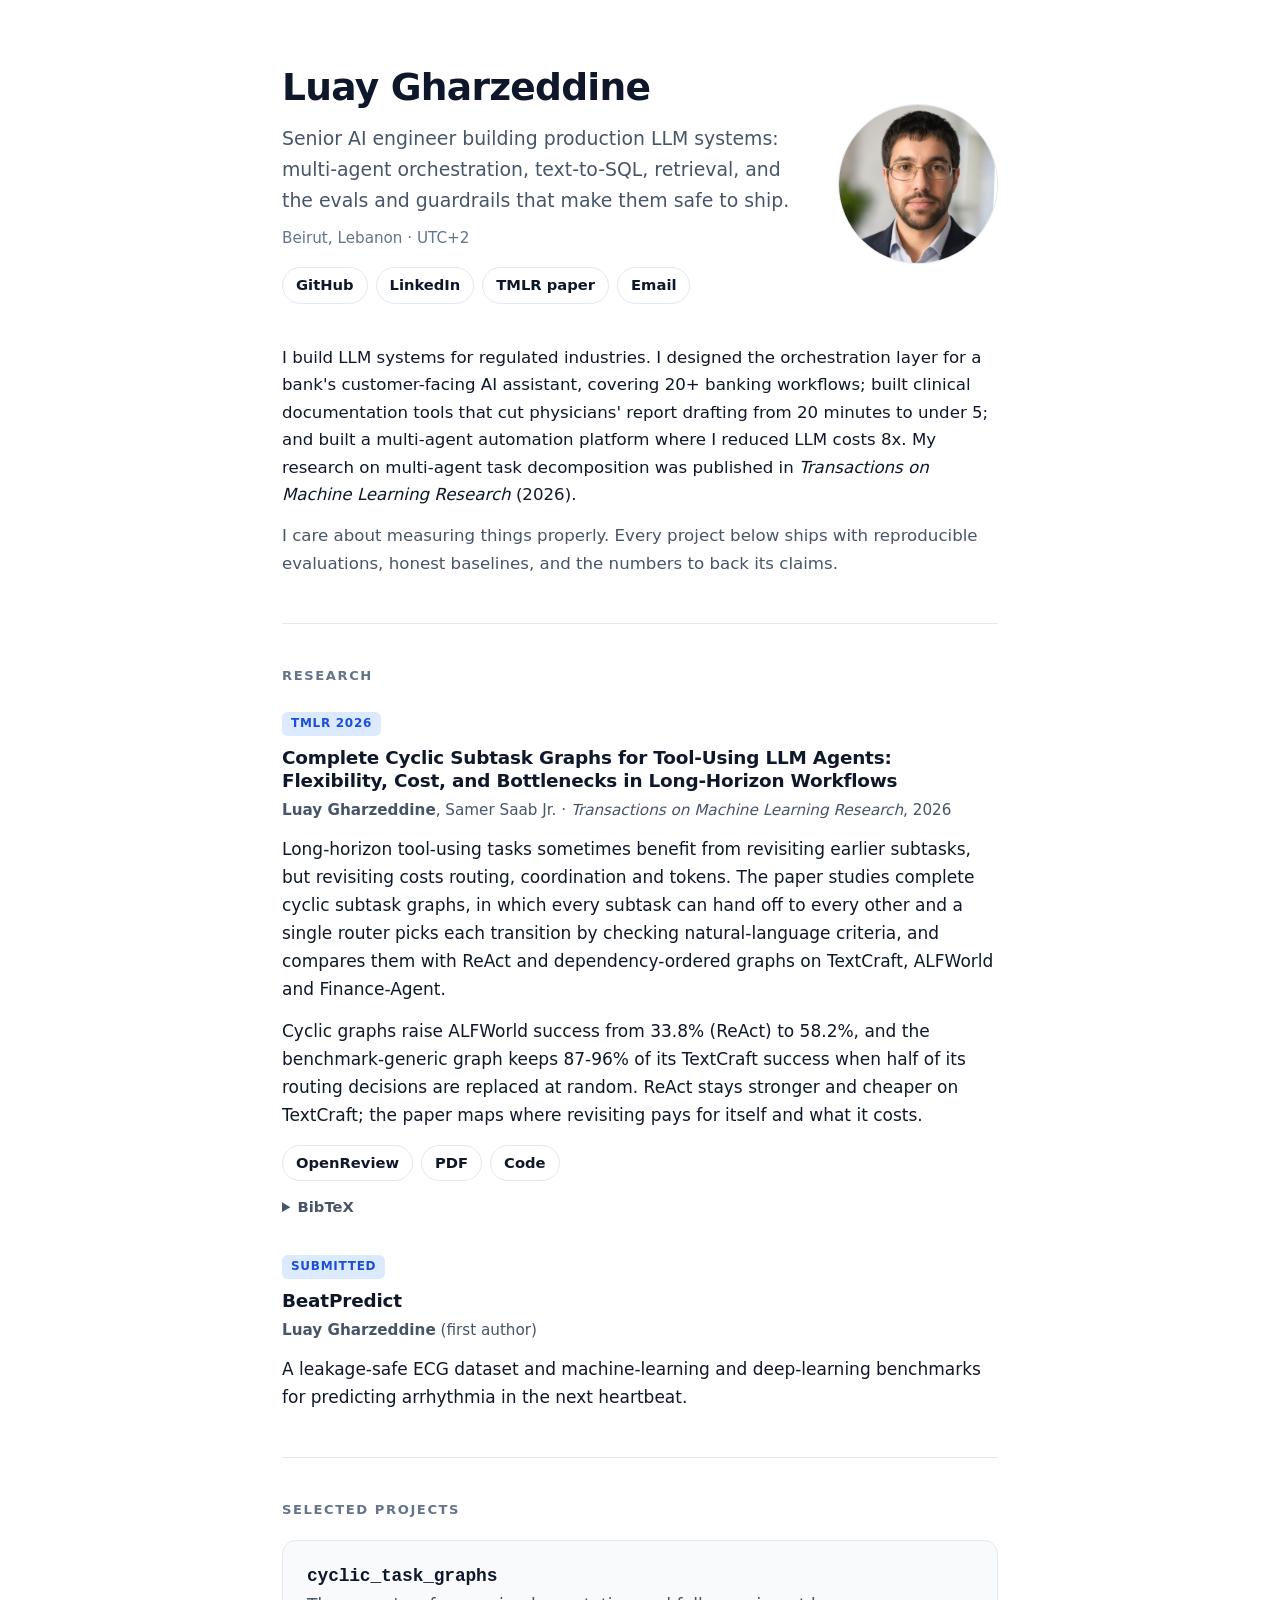
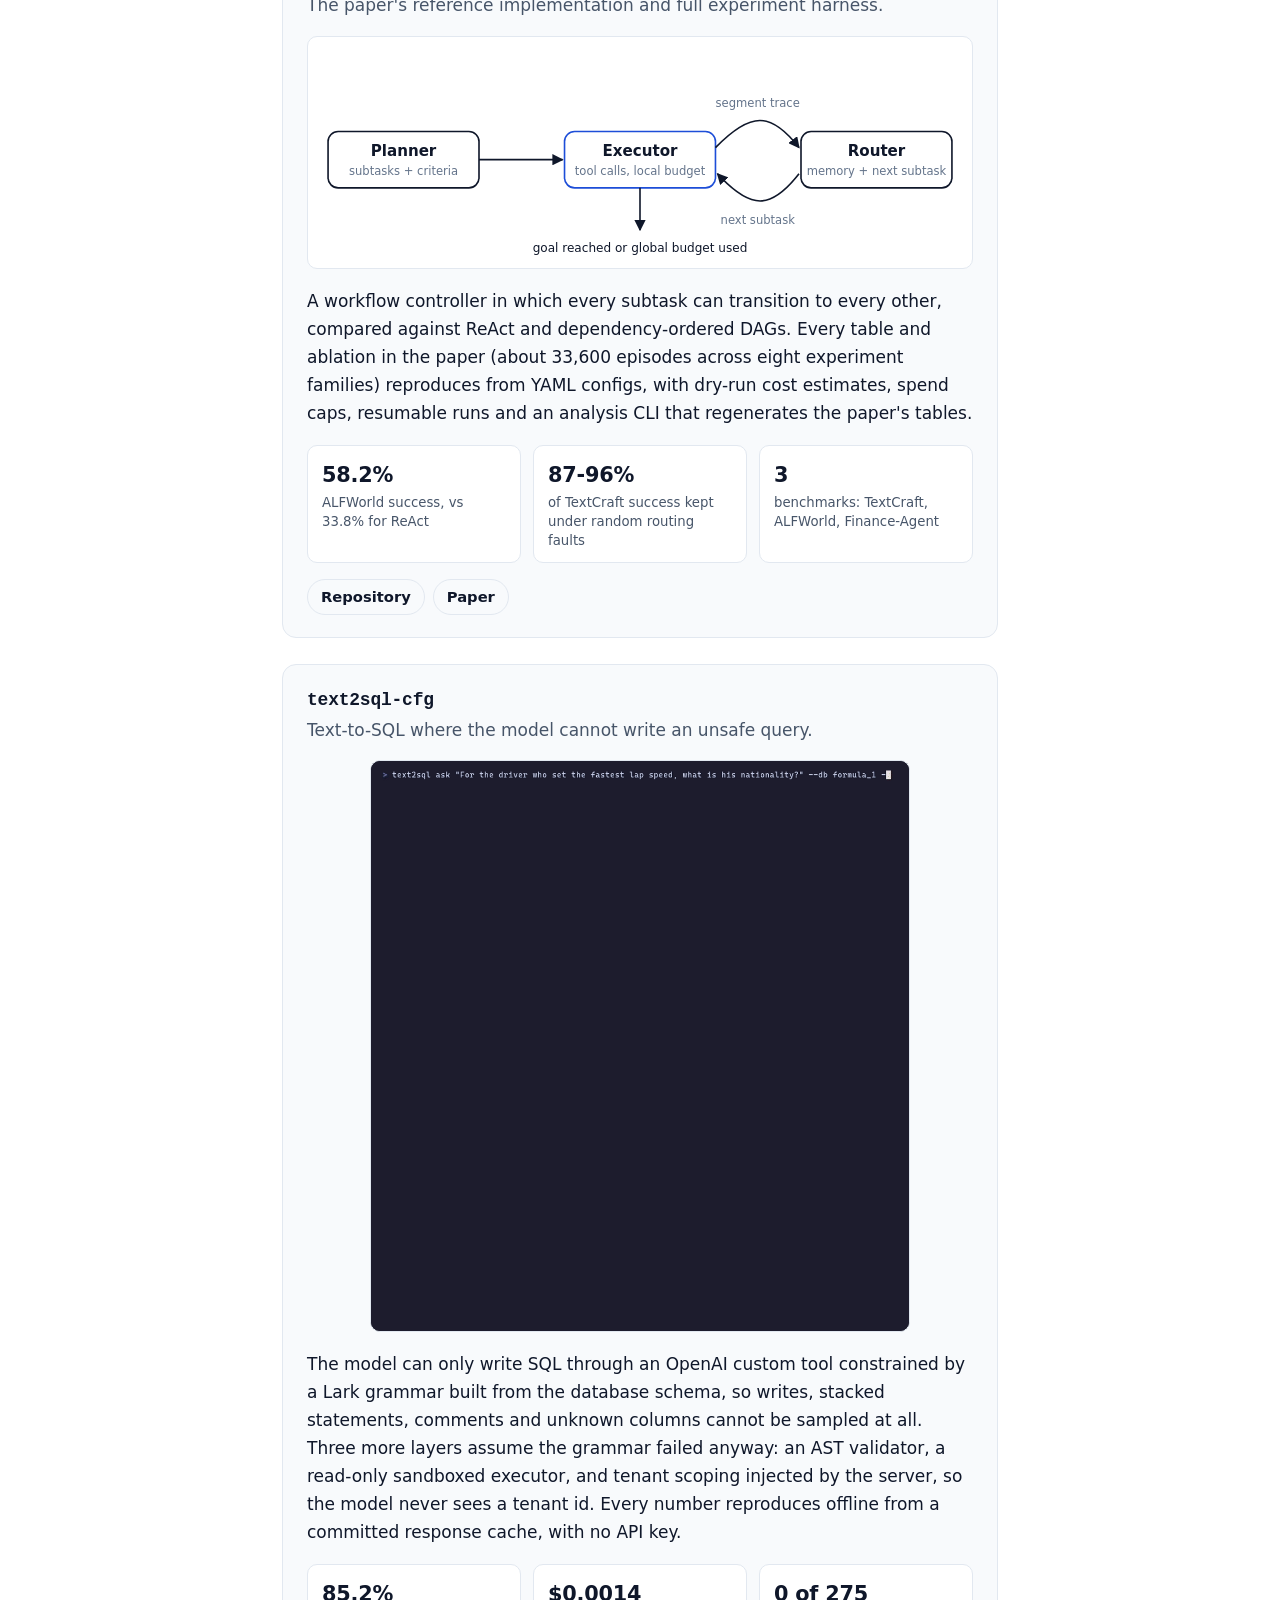
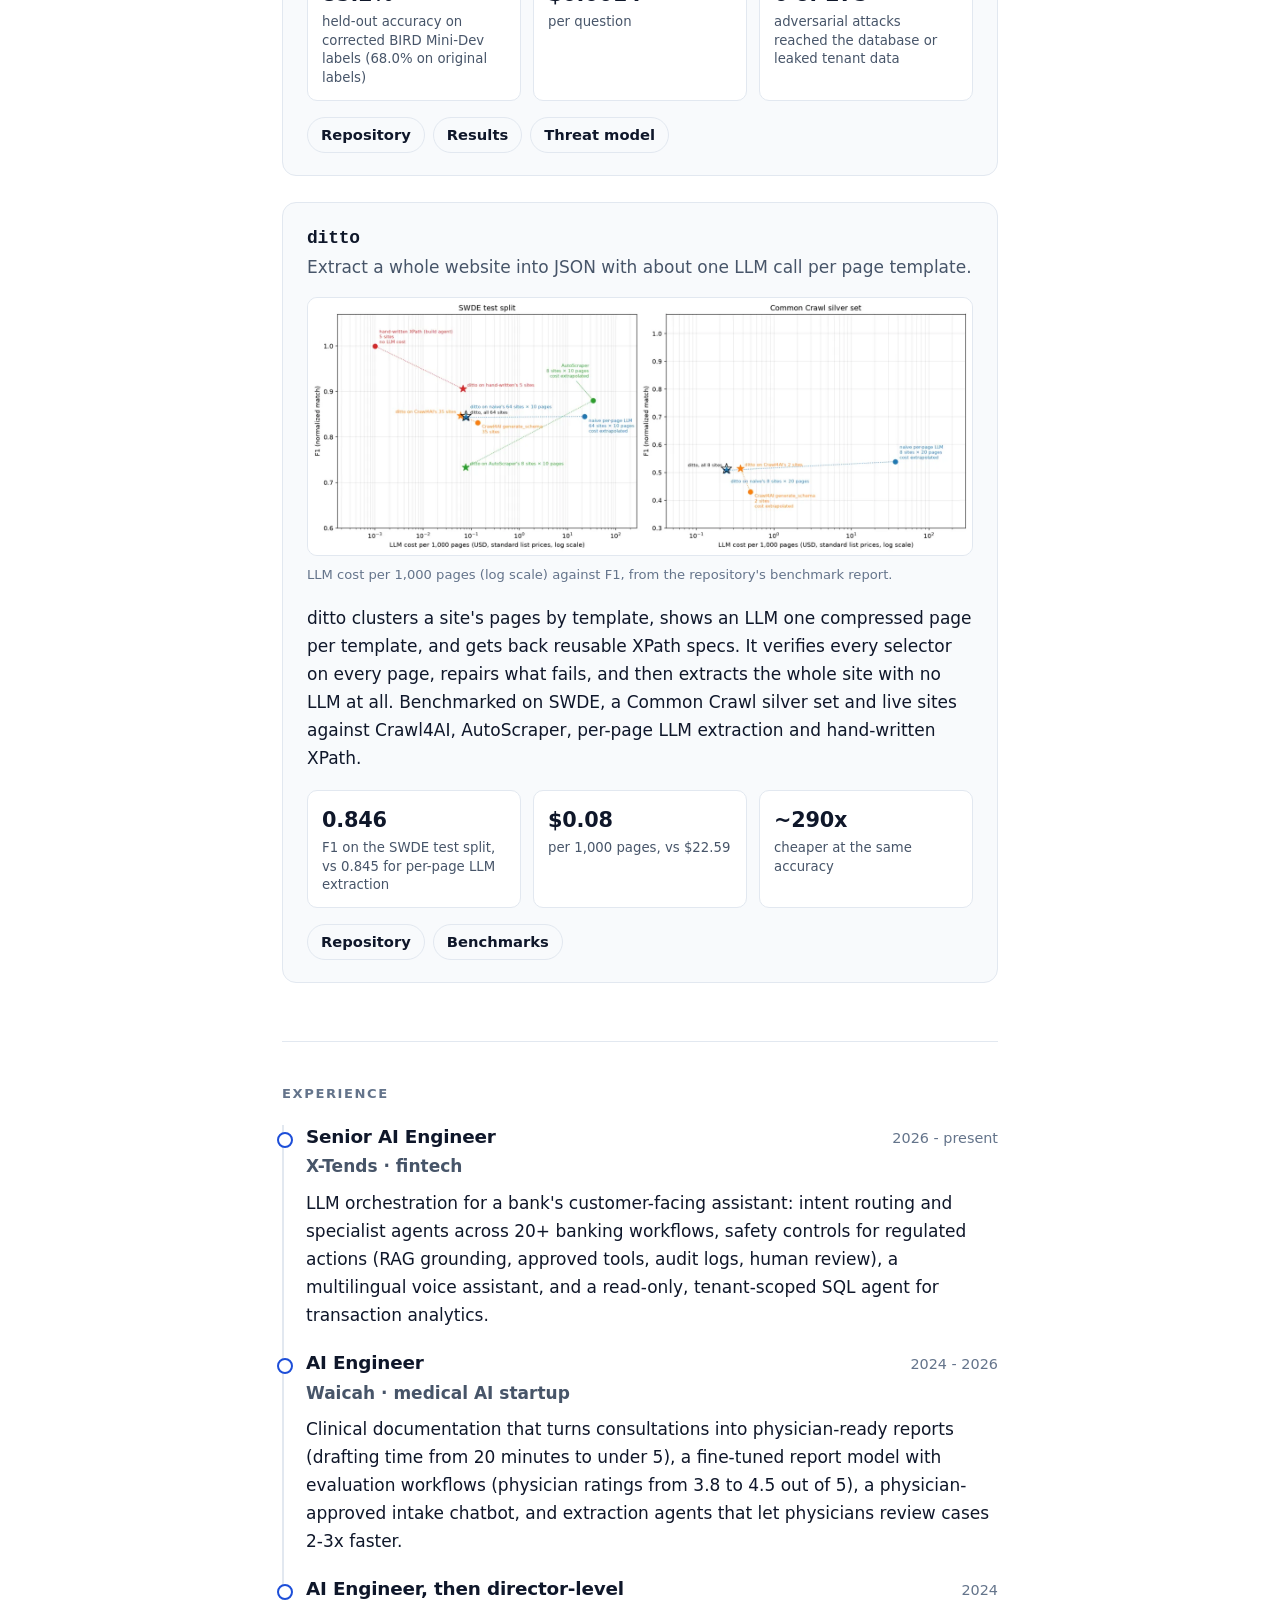
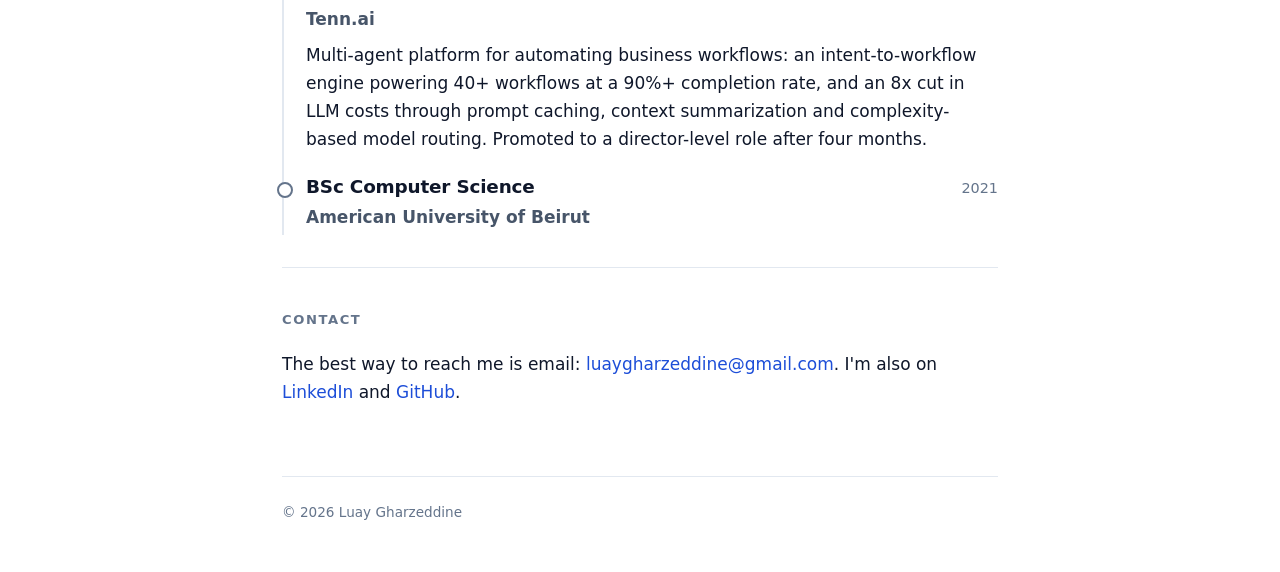
<file: index.html>
<!doctype html>
<html lang="en">
<head>
  <meta charset="utf-8">
  <meta name="viewport" content="width=device-width, initial-scale=1">
  <title>Luay Gharzeddine · Senior AI Engineer</title>
  <meta name="description" content="Luay Gharzeddine is a senior AI engineer building production LLM systems: multi-agent orchestration, text-to-SQL, retrieval, and the evals and guardrails that make them safe to ship. TMLR 2026.">
  <meta name="author" content="Luay Gharzeddine">
  <link rel="canonical" href="https://www.luaygz.com/">
  <meta name="color-scheme" content="light dark">
  <meta name="theme-color" content="#ffffff" media="(prefers-color-scheme: light)">
  <meta name="theme-color" content="#0f172a" media="(prefers-color-scheme: dark)">

  <meta property="og:type" content="profile">
  <meta property="og:url" content="https://www.luaygz.com/">
  <meta property="og:title" content="Luay Gharzeddine · Senior AI Engineer">
  <meta property="og:description" content="Production LLM systems: multi-agent orchestration, text-to-SQL, retrieval, evals and guardrails. TMLR 2026.">
  <meta property="og:image" content="https://www.luaygz.com/assets/img/og.jpg">
  <meta property="og:image:width" content="1200">
  <meta property="og:image:height" content="630">
  <meta property="og:image:alt" content="Luay Gharzeddine, senior AI engineer building production LLM systems">
  <meta property="profile:first_name" content="Luay">
  <meta property="profile:last_name" content="Gharzeddine">
  <meta name="twitter:card" content="summary_large_image">
  <meta name="twitter:title" content="Luay Gharzeddine · Senior AI Engineer">
  <meta name="twitter:description" content="Production LLM systems: multi-agent orchestration, text-to-SQL, retrieval, evals and guardrails. TMLR 2026.">
  <meta name="twitter:image" content="https://www.luaygz.com/assets/img/og.jpg">

  <link rel="icon" href="/assets/img/favicon.svg" type="image/svg+xml">
  <link rel="apple-touch-icon" href="/assets/img/apple-touch-icon.png">
  <link rel="stylesheet" href="/assets/style.css">

  <script type="application/ld+json">
  {
    "@context": "https://schema.org",
    "@type": "Person",
    "name": "Luay Gharzeddine",
    "url": "https://www.luaygz.com/",
    "image": "https://www.luaygz.com/assets/img/luay.jpg",
    "jobTitle": "Senior AI Engineer",
    "address": { "@type": "PostalAddress", "addressLocality": "Beirut", "addressCountry": "LB" },
    "alumniOf": { "@type": "CollegeOrUniversity", "name": "American University of Beirut" },
    "sameAs": [
      "https://github.com/luaygz",
      "https://www.linkedin.com/in/luaygz"
    ]
  }
  </script>
</head>
<body>
  <a class="skip" href="#main">Skip to content</a>

  <main id="main" class="wrap">

    <!-- 1. Header -->
    <header class="hero">
      <div class="hero-text">
        <h1>Luay Gharzeddine</h1>
        <p class="tagline">Senior AI engineer building production LLM systems: multi-agent orchestration, text-to-SQL, retrieval, and the evals and guardrails that make them safe to ship.</p>
        <p class="meta">Beirut, Lebanon <span aria-hidden="true">·</span> UTC+2</p>
        <nav class="links" aria-label="Profiles">
          <a href="https://github.com/luaygz">GitHub</a>
          <a href="https://www.linkedin.com/in/luaygz">LinkedIn</a>
          <a href="https://openreview.net/forum?id=FAkarhXCfI">TMLR paper</a>
          <a href="mailto:luaygharzeddine@gmail.com">Email</a>
        </nav>
      </div>
      <img class="avatar" src="/assets/img/luay.jpg" width="160" height="160" alt="Portrait of Luay Gharzeddine">
    </header>

    <!-- 2. Short bio -->
    <section class="bio" aria-label="About">
      <p>I build LLM systems for regulated industries. I designed the orchestration layer for a bank's customer-facing AI assistant, covering 20+ banking workflows; built clinical documentation tools that cut physicians' report drafting from 20 minutes to under 5; and built a multi-agent automation platform where I reduced LLM costs 8x. My research on multi-agent task decomposition was published in <em>Transactions on Machine Learning Research</em> (2026).</p>
      <p>I care about measuring things properly. Every project below ships with reproducible evaluations, honest baselines, and the numbers to back its claims.</p>
    </section>

    <!-- 4. Research -->
    <section id="research" aria-labelledby="research-h">
      <h2 id="research-h">Research</h2>

      <article class="paper">
        <p class="venue">TMLR 2026</p>
        <h3><a href="https://openreview.net/forum?id=FAkarhXCfI">Complete Cyclic Subtask Graphs for Tool-Using LLM Agents: Flexibility, Cost, and Bottlenecks in Long-Horizon Workflows</a></h3>
        <p class="authors"><strong>Luay Gharzeddine</strong>, Samer Saab Jr. <span aria-hidden="true">·</span> <em>Transactions on Machine Learning Research</em>, 2026</p>
        <p>Long-horizon tool-using tasks sometimes benefit from revisiting earlier subtasks, but revisiting costs routing, coordination and tokens. The paper studies complete cyclic subtask graphs, in which every subtask can hand off to every other and a single router picks each transition by checking natural-language criteria, and compares them with ReAct and dependency-ordered graphs on TextCraft, ALFWorld and Finance-Agent.</p>
        <p>Cyclic graphs raise ALFWorld success from 33.8% (ReAct) to 58.2%, and the benchmark-generic graph keeps 87-96% of its TextCraft success when half of its routing decisions are replaced at random. ReAct stays stronger and cheaper on TextCraft; the paper maps where revisiting pays for itself and what it costs.</p>
        <p class="actions">
          <a href="https://openreview.net/forum?id=FAkarhXCfI">OpenReview</a>
          <a href="https://openreview.net/pdf?id=FAkarhXCfI">PDF</a>
          <a href="https://github.com/luaygz/cyclic_task_graphs">Code</a>
        </p>
        <details>
          <summary>BibTeX</summary>
<pre><code>@article{gharzeddine2026cyclic,
  title   = {Complete Cyclic Subtask Graphs for Tool-Using {LLM} Agents: Flexibility, Cost, and Bottlenecks in Long-Horizon Workflows},
  author  = {Gharzeddine, Luay and Saab Jr, Samer},
  journal = {Transactions on Machine Learning Research},
  year    = {2026},
  url     = {https://openreview.net/forum?id=FAkarhXCfI}
}</code></pre>
        </details>
      </article>

      <article class="paper">
        <p class="venue">Submitted</p>
        <h3>BeatPredict</h3>
        <p class="authors"><strong>Luay Gharzeddine</strong> (first author)</p>
        <p>A leakage-safe ECG dataset and machine-learning and deep-learning benchmarks for predicting arrhythmia in the next heartbeat.</p>
      </article>
    </section>

    <!-- 3. Selected projects -->
    <section id="projects" aria-labelledby="projects-h">
      <h2 id="projects-h">Selected projects</h2>

      <article class="project">
        <div class="project-head">
          <h3><a href="https://github.com/luaygz/cyclic_task_graphs">cyclic_task_graphs</a></h3>
          <p class="lede">The paper's reference implementation and full experiment harness.</p>
        </div>
        <figure class="figure diagram" aria-label="Planner, executor and router loop">
          <svg viewBox="0 0 640 210" role="img" aria-labelledby="ctg-title">
            <title id="ctg-title">A planner builds subtasks and transition criteria; an executor runs the current subtask with tools; a router updates memory and picks the next subtask, looping until the goal is reached or the budget runs out.</title>
            <defs>
              <marker id="arrow" viewBox="0 0 10 10" refX="9" refY="5" markerWidth="7" markerHeight="7" orient="auto-start-reverse">
                <path d="M0,0 L10,5 L0,10 z" fill="currentColor"/>
              </marker>
            </defs>
            <g fill="none" stroke="currentColor" stroke-width="1.6">
              <rect x="10" y="80" width="150" height="56" rx="10"/>
              <rect x="245" y="80" width="150" height="56" rx="10" class="accent-stroke"/>
              <rect x="480" y="80" width="150" height="56" rx="10"/>
              <line x1="160" y1="108" x2="243" y2="108" marker-end="url(#arrow)"/>
              <path d="M395,96 C430,60 450,60 478,96" marker-end="url(#arrow)"/>
              <path d="M478,122 C450,158 430,158 397,122" marker-end="url(#arrow)"/>
              <line x1="320" y1="136" x2="320" y2="178" marker-end="url(#arrow)"/>
            </g>
            <g fill="currentColor" font-size="15" text-anchor="middle" font-family="inherit">
              <text x="85" y="104" font-weight="600">Planner</text>
              <text x="85" y="123" font-size="11.5" class="muted-fill">subtasks + criteria</text>
              <text x="320" y="104" font-weight="600">Executor</text>
              <text x="320" y="123" font-size="11.5" class="muted-fill">tool calls, local budget</text>
              <text x="555" y="104" font-weight="600">Router</text>
              <text x="555" y="123" font-size="11.5" class="muted-fill">memory + next subtask</text>
              <text x="437" y="56" font-size="11.5" class="muted-fill">segment trace</text>
              <text x="437" y="172" font-size="11.5" class="muted-fill">next subtask</text>
              <text x="320" y="200" font-size="12">goal reached or global budget used</text>
            </g>
          </svg>
        </figure>
        <p>A workflow controller in which every subtask can transition to every other, compared against ReAct and dependency-ordered DAGs. Every table and ablation in the paper (about 33,600 episodes across eight experiment families) reproduces from YAML configs, with dry-run cost estimates, spend caps, resumable runs and an analysis CLI that regenerates the paper's tables.</p>
        <ul class="stats">
          <li><strong>58.2%</strong><span>ALFWorld success, vs 33.8% for ReAct</span></li>
          <li><strong>87-96%</strong><span>of TextCraft success kept under random routing faults</span></li>
          <li><strong>3</strong><span>benchmarks: TextCraft, ALFWorld, Finance-Agent</span></li>
        </ul>
        <p class="actions">
          <a href="https://github.com/luaygz/cyclic_task_graphs">Repository</a>
          <a href="https://openreview.net/forum?id=FAkarhXCfI">Paper</a>
        </p>
      </article>

      <article class="project">
        <div class="project-head">
          <h3><a href="https://github.com/luaygz/text2sql-cfg">text2sql-cfg</a></h3>
          <p class="lede">Text-to-SQL where the model cannot write an unsafe query.</p>
        </div>
        <figure class="figure terminal">
          <img src="/assets/img/text2sql-demo.gif" width="1020" height="1080" loading="lazy" decoding="async" alt="Terminal recording: a BIRD question answered by the pipeline, then a prompt injection that the model refuses and the grammar rejects">
        </figure>
        <p>The model can only write SQL through an OpenAI custom tool constrained by a Lark grammar built from the database schema, so writes, stacked statements, comments and unknown columns cannot be sampled at all. Three more layers assume the grammar failed anyway: an AST validator, a read-only sandboxed executor, and tenant scoping injected by the server, so the model never sees a tenant id. Every number reproduces offline from a committed response cache, with no API key.</p>
        <ul class="stats">
          <li><strong>85.2%</strong><span>held-out accuracy on corrected BIRD Mini-Dev labels (68.0% on original labels)</span></li>
          <li><strong>$0.0014</strong><span>per question</span></li>
          <li><strong>0 of 275</strong><span>adversarial attacks reached the database or leaked tenant data</span></li>
        </ul>
        <p class="actions">
          <a href="https://github.com/luaygz/text2sql-cfg">Repository</a>
          <a href="https://github.com/luaygz/text2sql-cfg/blob/main/RESULTS.md">Results</a>
          <a href="https://github.com/luaygz/text2sql-cfg/blob/main/docs/THREAT_MODEL.md">Threat model</a>
        </p>
      </article>

      <article class="project">
        <div class="project-head">
          <h3><a href="https://github.com/luaygz/ditto">ditto</a></h3>
          <p class="lede">Extract a whole website into JSON with about one LLM call per page template.</p>
        </div>
        <figure class="figure">
          <picture>
            <source srcset="/assets/img/ditto-cost-f1.webp" type="image/webp">
            <img src="/assets/img/ditto-cost-f1.png" width="1500" height="580" loading="lazy" decoding="async" alt="Chart of LLM cost per 1,000 pages against F1: ditto matches per-page LLM extraction at a small fraction of the cost">
          </picture>
          <figcaption>LLM cost per 1,000 pages (log scale) against F1, from the repository's benchmark report.</figcaption>
        </figure>
        <p>ditto clusters a site's pages by template, shows an LLM one compressed page per template, and gets back reusable XPath specs. It verifies every selector on every page, repairs what fails, and then extracts the whole site with no LLM at all. Benchmarked on SWDE, a Common Crawl silver set and live sites against Crawl4AI, AutoScraper, per-page LLM extraction and hand-written XPath.</p>
        <ul class="stats">
          <li><strong>0.846</strong><span>F1 on the SWDE test split, vs 0.845 for per-page LLM extraction</span></li>
          <li><strong>$0.08</strong><span>per 1,000 pages, vs $22.59</span></li>
          <li><strong>~290x</strong><span>cheaper at the same accuracy</span></li>
        </ul>
        <p class="actions">
          <a href="https://github.com/luaygz/ditto">Repository</a>
          <a href="https://github.com/luaygz/ditto#results">Benchmarks</a>
        </p>
      </article>
    </section>

    <!-- 6. Experience -->
    <section id="experience" aria-labelledby="experience-h">
      <h2 id="experience-h">Experience</h2>
      <ol class="timeline">
        <li>
          <div class="role"><h3>Senior AI Engineer</h3><span class="when">2026 - present</span></div>
          <p class="org">X-Tends <span aria-hidden="true">·</span> fintech</p>
          <p>LLM orchestration for a bank's customer-facing assistant: intent routing and specialist agents across 20+ banking workflows, safety controls for regulated actions (RAG grounding, approved tools, audit logs, human review), a multilingual voice assistant, and a read-only, tenant-scoped SQL agent for transaction analytics.</p>
        </li>
        <li>
          <div class="role"><h3>AI Engineer</h3><span class="when">2024 - 2026</span></div>
          <p class="org">Waicah <span aria-hidden="true">·</span> medical AI startup</p>
          <p>Clinical documentation that turns consultations into physician-ready reports (drafting time from 20 minutes to under 5), a fine-tuned report model with evaluation workflows (physician ratings from 3.8 to 4.5 out of 5), a physician-approved intake chatbot, and extraction agents that let physicians review cases 2-3x faster.</p>
        </li>
        <li>
          <div class="role"><h3>AI Engineer, then director-level</h3><span class="when">2024</span></div>
          <p class="org">Tenn.ai</p>
          <p>Multi-agent platform for automating business workflows: an intent-to-workflow engine powering 40+ workflows at a 90%+ completion rate, and an 8x cut in LLM costs through prompt caching, context summarization and complexity-based model routing. Promoted to a director-level role after four months.</p>
        </li>
        <li class="edu">
          <div class="role"><h3>BSc Computer Science</h3><span class="when">2021</span></div>
          <p class="org">American University of Beirut</p>
        </li>
      </ol>
    </section>

    <!-- 7. Contact -->
    <section id="contact" aria-labelledby="contact-h">
      <h2 id="contact-h">Contact</h2>
      <p>The best way to reach me is email: <a href="mailto:luaygharzeddine@gmail.com">luaygharzeddine@gmail.com</a>. I'm also on <a href="https://www.linkedin.com/in/luaygz">LinkedIn</a> and <a href="https://github.com/luaygz">GitHub</a>.</p>
    </section>

  </main>

  <footer class="wrap footer">
    <p>© 2026 Luay Gharzeddine</p>
  </footer>
</body>
</html>
</file>
<file: assets/style.css>
:root {
  --bg: #ffffff;
  --fg: #0f172a;
  --muted: #475569;
  --faint: #64748b;
  --line: #e2e8f0;
  --card: #f8fafc;
  --accent: #1d4ed8;
  --accent-soft: #dbeafe;
  --code-bg: #f1f5f9;
  --radius: 14px;
  --max: 760px;
  color-scheme: light dark;
}

@media (prefers-color-scheme: dark) {
  :root {
    --bg: #0b1220;
    --fg: #e2e8f0;
    --muted: #a3b1c6;
    --faint: #8090a8;
    --line: #1e293b;
    --card: #111a2c;
    --accent: #8ab4ff;
    --accent-soft: #1b2a4a;
    --code-bg: #0f1828;
  }
}

* { box-sizing: border-box; }

html { -webkit-text-size-adjust: 100%; text-size-adjust: 100%; }

body {
  margin: 0;
  background: var(--bg);
  color: var(--fg);
  font: 17px/1.65 ui-sans-serif, system-ui, -apple-system, "Segoe UI", Roboto, "Noto Sans", "Helvetica Neue", Arial, sans-serif;
  -webkit-font-smoothing: antialiased;
}

a { color: var(--accent); text-decoration: none; }
a:hover { text-decoration: underline; text-underline-offset: 3px; }
a:focus-visible, summary:focus-visible { outline: 2px solid var(--accent); outline-offset: 3px; border-radius: 4px; }

.skip {
  position: absolute; left: -9999px; top: 0;
  background: var(--fg); color: var(--bg); padding: 8px 12px; border-radius: 8px;
}
.skip:focus { left: 12px; top: 12px; }

.wrap { max-width: var(--max); margin: 0 auto; padding: 0 22px; }
main.wrap { padding-top: 64px; }

h1, h2, h3 { line-height: 1.25; margin: 0; }
h1 { font-size: 2.35rem; letter-spacing: -0.02em; font-weight: 750; }
h2 {
  font-size: 0.82rem; text-transform: uppercase; letter-spacing: 0.12em;
  color: var(--faint); font-weight: 650; margin-bottom: 22px;
}
h3 { font-size: 1.15rem; font-weight: 650; letter-spacing: -0.01em; }
p { margin: 0 0 14px; }

/* Header */
.hero { display: flex; align-items: center; gap: 32px; justify-content: space-between; }
.hero-text { flex: 1 1 auto; min-width: 0; }
.tagline { font-size: 1.18rem; color: var(--muted); margin: 12px 0 10px; max-width: 36em; }
.meta { color: var(--faint); font-size: 0.95rem; margin-bottom: 16px; }
.avatar {
  flex: 0 0 auto; width: 160px; height: 160px; border-radius: 50%;
  object-fit: cover; border: 1px solid var(--line);
}
.links { display: flex; flex-wrap: wrap; gap: 8px; }
.links a, .actions a {
  display: inline-block; padding: 5px 13px; border: 1px solid var(--line);
  border-radius: 999px; font-size: 0.92rem; font-weight: 550; color: var(--fg);
}
.links a:hover, .actions a:hover { border-color: var(--accent); color: var(--accent); text-decoration: none; }

/* Sections */
section { padding: 44px 0 6px; }
.bio { padding-top: 40px; font-size: 1.04rem; }
.bio p:last-child { color: var(--muted); }
section + section { border-top: 1px solid var(--line); margin-top: 26px; }

/* Research */
.paper { margin-bottom: 30px; }
.paper:last-child { margin-bottom: 8px; }
.venue {
  display: inline-block; font-size: 0.75rem; font-weight: 700; letter-spacing: 0.06em;
  text-transform: uppercase; color: var(--accent); background: var(--accent-soft);
  padding: 2px 9px; border-radius: 6px; margin-bottom: 10px;
}
.paper h3 a { color: var(--fg); }
.paper h3 a:hover { color: var(--accent); }
.authors { color: var(--muted); font-size: 0.95rem; margin: 6px 0 12px; }
.actions { display: flex; flex-wrap: wrap; gap: 8px; margin: 16px 0 0; }
details { margin-top: 14px; }
summary { cursor: pointer; color: var(--muted); font-size: 0.92rem; font-weight: 550; width: fit-content; }
pre {
  background: var(--code-bg); border: 1px solid var(--line); border-radius: 10px;
  padding: 14px 16px; overflow-x: auto; font-size: 0.8rem; line-height: 1.55; margin: 10px 0 0;
}
code { font-family: ui-monospace, SFMono-Regular, Menlo, Consolas, "Liberation Mono", monospace; }

/* Projects */
.project {
  background: var(--card); border: 1px solid var(--line); border-radius: var(--radius);
  padding: 24px 24px 22px; margin-bottom: 26px;
}
.project-head { margin-bottom: 16px; }
.project h3 { font-family: ui-monospace, SFMono-Regular, Menlo, Consolas, "Liberation Mono", monospace; font-size: 1.12rem; }
.project h3 a { color: var(--fg); }
.project h3 a:hover { color: var(--accent); }
.lede { color: var(--muted); margin: 4px 0 0; }
.figure { margin: 0 0 18px; }
.figure img { display: block; width: 100%; height: auto; border-radius: 10px; border: 1px solid var(--line); background: #fff; }
.figure figcaption { font-size: 0.82rem; color: var(--faint); margin-top: 8px; }
.terminal img { max-width: 540px; margin: 0 auto; background: #1e1e2e; }
.diagram {
  color: var(--fg); background: var(--bg); border: 1px solid var(--line);
  border-radius: 10px; padding: 14px 10px 6px;
}
.diagram svg { display: block; width: 100%; height: auto; }
.diagram .muted-fill { fill: var(--faint); }
.diagram .accent-stroke { stroke: var(--accent); }

.stats {
  list-style: none; padding: 0; margin: 18px 0 0;
  display: grid; grid-template-columns: repeat(3, minmax(0, 1fr)); gap: 12px;
}
.stats li {
  background: var(--bg); border: 1px solid var(--line); border-radius: 10px;
  padding: 12px 14px; display: flex; flex-direction: column; gap: 2px;
}
.stats strong { font-size: 1.3rem; letter-spacing: -0.01em; }
.stats span { font-size: 0.83rem; color: var(--muted); line-height: 1.4; }

/* Experience */
.timeline { list-style: none; padding: 0; margin: 0; }
.timeline li { padding: 0 0 22px 22px; border-left: 2px solid var(--line); position: relative; }
.timeline li::before {
  content: ""; position: absolute; left: -7px; top: 7px; width: 12px; height: 12px;
  border-radius: 50%; background: var(--bg); border: 2px solid var(--accent);
}
.timeline li:last-child { padding-bottom: 4px; }
.timeline .edu::before { border-color: var(--faint); }
.role { display: flex; justify-content: space-between; align-items: baseline; gap: 12px; flex-wrap: wrap; }
.when { color: var(--faint); font-size: 0.9rem; font-variant-numeric: tabular-nums; white-space: nowrap; }
.org { color: var(--muted); font-weight: 550; margin: 2px 0 8px; }
.timeline li > p:last-child { margin-bottom: 0; }

/* Contact + footer */
#contact { padding-bottom: 20px; }
.footer { color: var(--faint); font-size: 0.85rem; padding-bottom: 48px; margin-top: 36px; }
.footer p { margin: 0; padding-top: 24px; border-top: 1px solid var(--line); }

@media (max-width: 640px) {
  body { font-size: 16px; }
  main.wrap { padding-top: 40px; }
  .hero { flex-direction: column-reverse; align-items: flex-start; gap: 20px; }
  .avatar { width: 112px; height: 112px; }
  h1 { font-size: 1.95rem; }
  .tagline { font-size: 1.06rem; }
  .project { padding: 18px 16px; }
  .stats { grid-template-columns: 1fr; }
}

@media print {
  .links a, .actions a { border: none; padding: 0; }
  .project { break-inside: avoid; }
}
</file>
